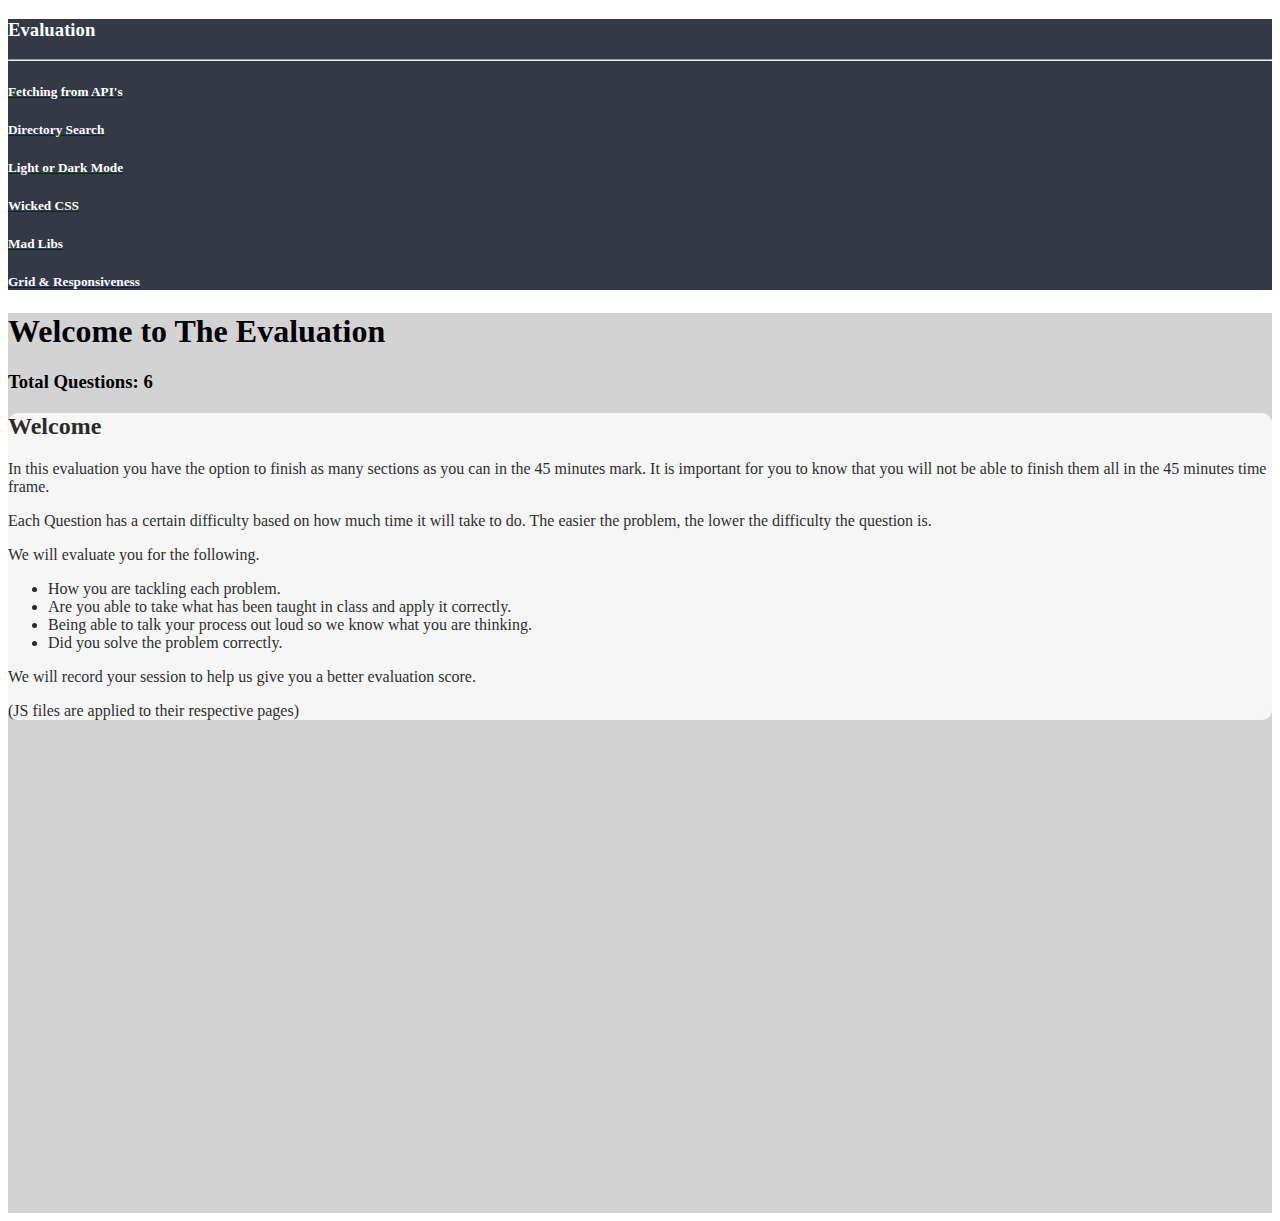
<file: index.html>
<!doctype html>
<html lang="en">

<head>
    <!-- Required meta tags -->
    <meta charset="utf-8">
    <meta name="viewport" content="width=device-width, initial-scale=1">

    <!-- Bootstrap CSS -->
    <link href="https://cdn.jsdelivr.net/npm/bootstrap@5.1.3/dist/css/bootstrap.min.css" rel="stylesheet"
        integrity="sha384-1BmE4kWBq78iYhFldvKuhfTAU6auU8tT94WrHftjDbrCEXSU1oBoqyl2QvZ6jIW3" crossorigin="anonymous">
    <link rel="stylesheet" href="../css/style.css">
    <title>Level One Evaluation</title>
</head>

<body>
    <div class="container-fluid">
        <div class="row">
            <div class="col-2 menuBG">
                <div class="row">
                    <div class="col-12 pt-3">
                        <h3 class="white">Evaluation</h3>
                        <hr class="white">
                    </div>
                </div>
                <div class="row mt-2">
                    
                    <div class="col-12">
                        <a class="text-decoration-none" href="./pages/question1.html">
                        
                            <h5 class="white">Fetching from API's</h5>
                        </a>
                        <a class="text-decoration-none" href="./pages/question2.html">
                            <h5 class="white">Directory Search</h3>
                        </a>
                        <a class="text-decoration-none" href="./pages/question3.html">
                            <h5 class="white">Light or Dark Mode</h5>
                        </a>
                        <a class="text-decoration-none" href="./pages/question4.html">
                            <h5 class="white">Wicked CSS</h5>
                        </a>
                        <a class="text-decoration-none" href="./pages/question5.html">
                            <h5 class="white">Mad Libs</h5>
                        </a>
                        <a class="text-decoration-none" href="./pages/question6.html">
                            <h5 class="white">Grid & Responsiveness</h5>
                        </a>
                    </div>
                </div>
            </div>
            <div class="col-10 lightGreyBg boxHeight">
                <div class="row">
                    <nav class="navbar navbar-light bg-light">
                        <div class="container-fluid">
                            <h1>Welcome to The Evaluation</h1>
                            <h3 class="d-flex justify-content-end">Total Questions: 6</h3>
                        </div>
                    </nav>
                </div>
                <div class="row">
                    <div class="col-12">
                        <div class="row ">
                            <div class="col-12 mt-5">
                                <div class="container">
                                    <div class="row">
                                        <div class="col-12 dashSection whiteBg roundedCorner alpha-4">
                                            <h2>Welcome</h2>
                                            <p>In this evaluation you have the option to finish as many sections as you can in the 45 minutes mark. It is important for you to 
                                                know that you will not be able to finish them all in the 45 minutes time frame.
                                            </p>
                                            <p>Each Question has a certain difficulty based on how much time it will take to do.
                                                The easier the problem, the lower the difficulty the question is.
                                            </p>
                                            <p>
                                                We will evaluate you for the following.
                                            </p>
                                            <ul>
                                                <li> How you are tackling each problem.
                                                </li>
                                                <li>Are you able to take what has been taught in class and apply it correctly.</li>
                                                <li>Being able to talk your process out loud so we know what you are thinking.</li>
                                                <li>Did you solve the problem correctly.</li>
                                            </ul>
                                            <p>We will record your session to help us give you a better evaluation score.</p>
                                            <p>(JS files are applied to their respective pages)</p>
                                        </div>
                                    </div>
                                </div>

                            </div>

                        </div>
                        

                        </div>
                    </div>
                </div>



            </div>
        </div>
    </div>
    </div>

    <!-- Optional JavaScript; choose one of the two! -->

    <!-- Option 1: Bootstrap Bundle with Popper -->
    <script src="https://cdn.jsdelivr.net/npm/bootstrap@5.1.3/dist/js/bootstrap.bundle.min.js"
        integrity="sha384-ka7Sk0Gln4gmtz2MlQnikT1wXgYsOg+OMhuP+IlRH9sENBO0LRn5q+8nbTov4+1p"
        crossorigin="anonymous"></script>
    <script src="../js/question1.js"></script>
    <!-- Option 2: Separate Popper and Bootstrap JS -->
    <!--
    <script src="https://cdn.jsdelivr.net/npm/@popperjs/core@2.10.2/dist/umd/popper.min.js" integrity="sha384-7+zCNj/IqJ95wo16oMtfsKbZ9ccEh31eOz1HGyDuCQ6wgnyJNSYdrPa03rtR1zdB" crossorigin="anonymous"></script>
    <script src="https://cdn.jsdelivr.net/npm/bootstrap@5.1.3/dist/js/bootstrap.min.js" integrity="sha384-QJHtvGhmr9XOIpI6YVutG+2QOK9T+ZnN4kzFN1RtK3zEFEIsxhlmWl5/YESvpZ13" crossorigin="anonymous"></script>
    -->
</body>

</html>
</file>
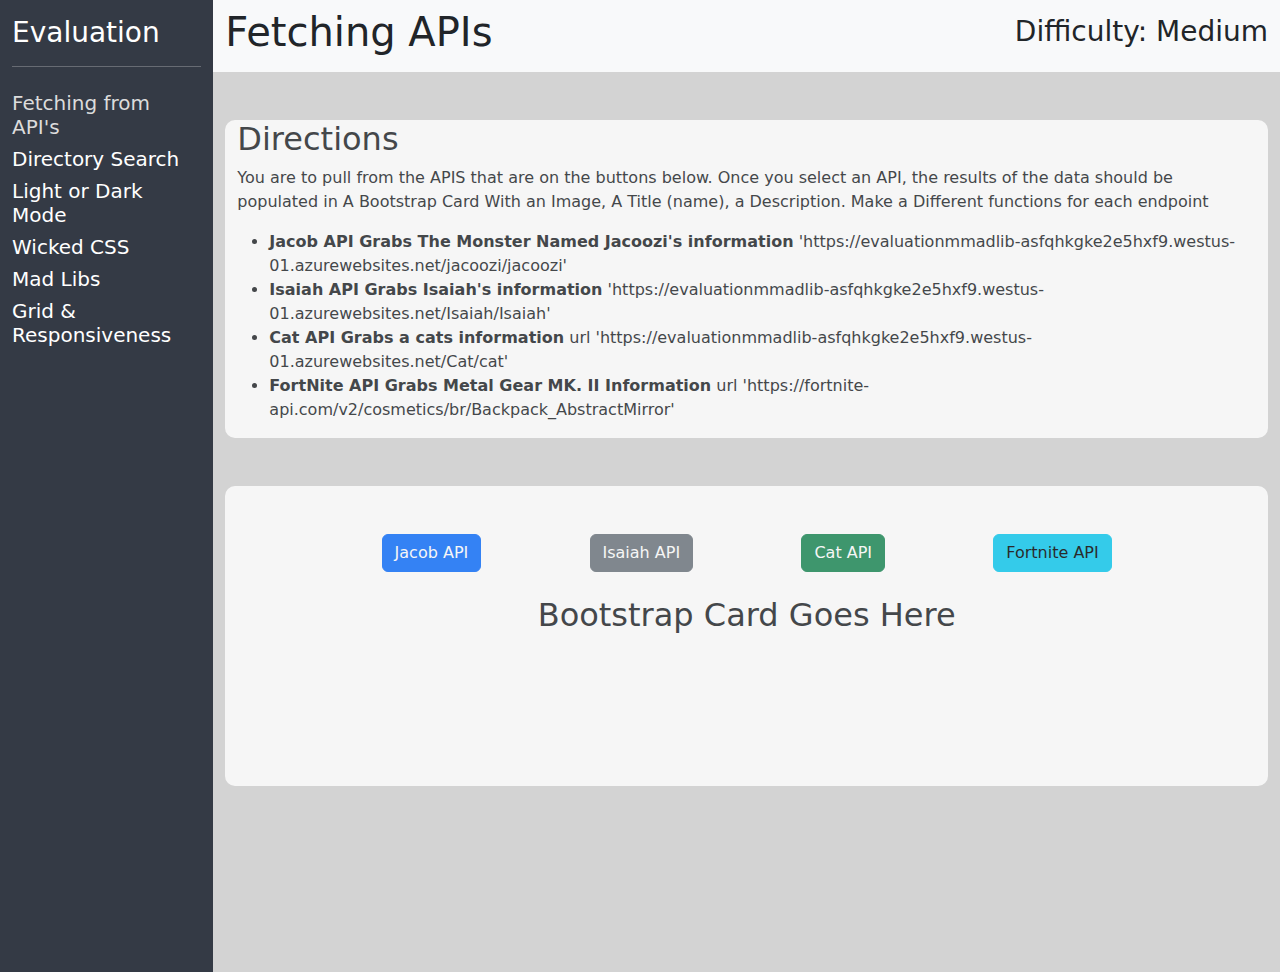
<file: pages/question1.html>
<!doctype html>
<html lang="en">

<head>
    <!-- Required meta tags -->
    <meta charset="utf-8">
    <meta name="viewport" content="width=device-width, initial-scale=1">

    <!-- Bootstrap CSS -->
    <link href="https://cdn.jsdelivr.net/npm/bootstrap@5.3.3/dist/css/bootstrap.min.css" rel="stylesheet"
        integrity="sha384-QWTKZyjpPEjISv5WaRU9OFeRpok6YctnYmDr5pNlyT2bRjXh0JMhjY6hW+ALEwIH" crossorigin="anonymous">
    <link rel="stylesheet" href="../css/style.css">
    <title>API Fetch</title>
</head>

<body class="lightGreyBg">
    <div class="container-fluid">
        <div class="row">
            <div class="col-2 menuBG" >
                <div class="row">
                    <div class="col-12 pt-3">
                        <a class="text-decoration-none" href="../index.html">
                            <h3 class="white">Evaluation</h3>
                        </a>
                        <hr class="white">
                    </div>
                </div>
                <div class="row mt-2">
                    <div class="col-12">
                        <h5 class="disabled gainsbro">Fetching from API's</h5>
                        <a class="text-decoration-none" href="./question2.html">
                            <h5 class="white">Directory Search</h3>
                        </a>
                        <a class="text-decoration-none" href="./question3.html">
                            <h5 class="white">Light or Dark Mode</h5>
                        </a>
                        <a class="text-decoration-none" href="./question4.html">
                            <h5 class="white">Wicked CSS</h5>
                        </a>
                        <a class="text-decoration-none" href="./question5.html">
                            <h5 class="white">Mad Libs</h5>
                        </a>
                        <a class="text-decoration-none" href="./question6.html">
                            <h5 class="white">Grid & Responsiveness</h5>
                        </a>
                    </div>
                </div>
            </div>
            <div class="col-10 lightGreyBg">
                <div class="row">
                    <nav class="navbar navbar-light bg-light">
                        <div class="container-fluid">
                            <h1>Fetching APIs</h1>
                            <h3 class="d-flex justify-content-end">Difficulty: Medium </h3>
                        </div>
                    </nav>
                </div>
                <div class="row">
                    <div class="col-12 boxHeight">
                        <div class="row ">
                            <div class="col-12 mt-5">
                                <div class="container">
                                    <div class="row">
                                        <div class="col-12 dashSection whiteBg roundedCorner alpha-4">
                                            <h2>Directions</h2>
                                            <p>You are to pull from the APIS that are on the buttons below. Once you
                                                select an API, the results of the data should be populated in
                                                A Bootstrap Card With an Image, A Title (name), a
                                                Description. Make a Different functions for each endpoint
                                            </p>
                                            <ul>
                                                <li><strong>Jacob API Grabs The Monster Named Jacoozi's
                                                        information</strong>
                                                    'https://evaluationmmadlib-asfqhkgke2e5hxf9.westus-01.azurewebsites.net/jacoozi/jacoozi'</li>
                                                <li><strong>Isaiah API Grabs Isaiah's
                                                        information</strong>
                                                    'https://evaluationmmadlib-asfqhkgke2e5hxf9.westus-01.azurewebsites.net/Isaiah/Isaiah'
                                                </li>
                                                <li><strong>Cat API Grabs a cats
                                                        information</strong> url
                                                    'https://evaluationmmadlib-asfqhkgke2e5hxf9.westus-01.azurewebsites.net/Cat/cat'</li>
                                                <li><strong>FortNite API Grabs Metal Gear MK. II Information</strong> url
                                                    'https://fortnite-api.com/v2/cosmetics/br/Backpack_AbstractMirror'</li>
                                            </ul>
                                        </div>
                                    </div>
                                </div>
                            </div>
                        </div>
                        <div class="row ">
                            <div class="col-12 mt-5">
                                <div class="container">
                                    <div class="row">
                                        <div class="col-12 dashSection whiteBg roundedCorner alpha-4 p-5">
                                            <div class="d-flex justify-content-evenly">
                                                <button id="q1JacobBtn" class="btn btn-primary">Jacob API</button>
                                                <button id="q1IsaiahBtn" class="btn btn-secondary">Isaiah API</button>
                                                <button id="q1CatBtn" class="btn btn-success">Cat API</button>
                                                <button id="q1FortniteBtn" class="btn btn-info">Fortnite API</button>
                                            </div>
                                            <br />
                                            <h2 class="text-center">Bootstrap Card Goes Here</h2>
                                                <div class=" d-flex justify-content-evenly">
                                                    <div id="jacobContainer">
                                                    
                                                    </div> 
                                                    <div id="IsaiahContainer">
                                                    
                                                    </div> 
                                                    <div id="CatContainer">
                                                    
                                                    </div>
                                                    <div id="FortniteContainer">
                                                    
                                                    </div>
                                                </div>
                                        </div>
                                    </div>
                                </div>
                            </div>
                        </div>
                    </div>
                </div>
            </div>
        </div>
    </div>

    <script src="https://cdn.jsdelivr.net/npm/bootstrap@5.3.3/dist/js/bootstrap.bundle.min.js"
        integrity="sha384-YvpcrYf0tY3lHB60NNkmXc5s9fDVZLESaAA55NDzOxhy9GkcIdslK1eN7N6jIeHz"
        crossorigin="anonymous"></script>
    <script src="../js/question1.js"></script>
</body>

</html>
</file>
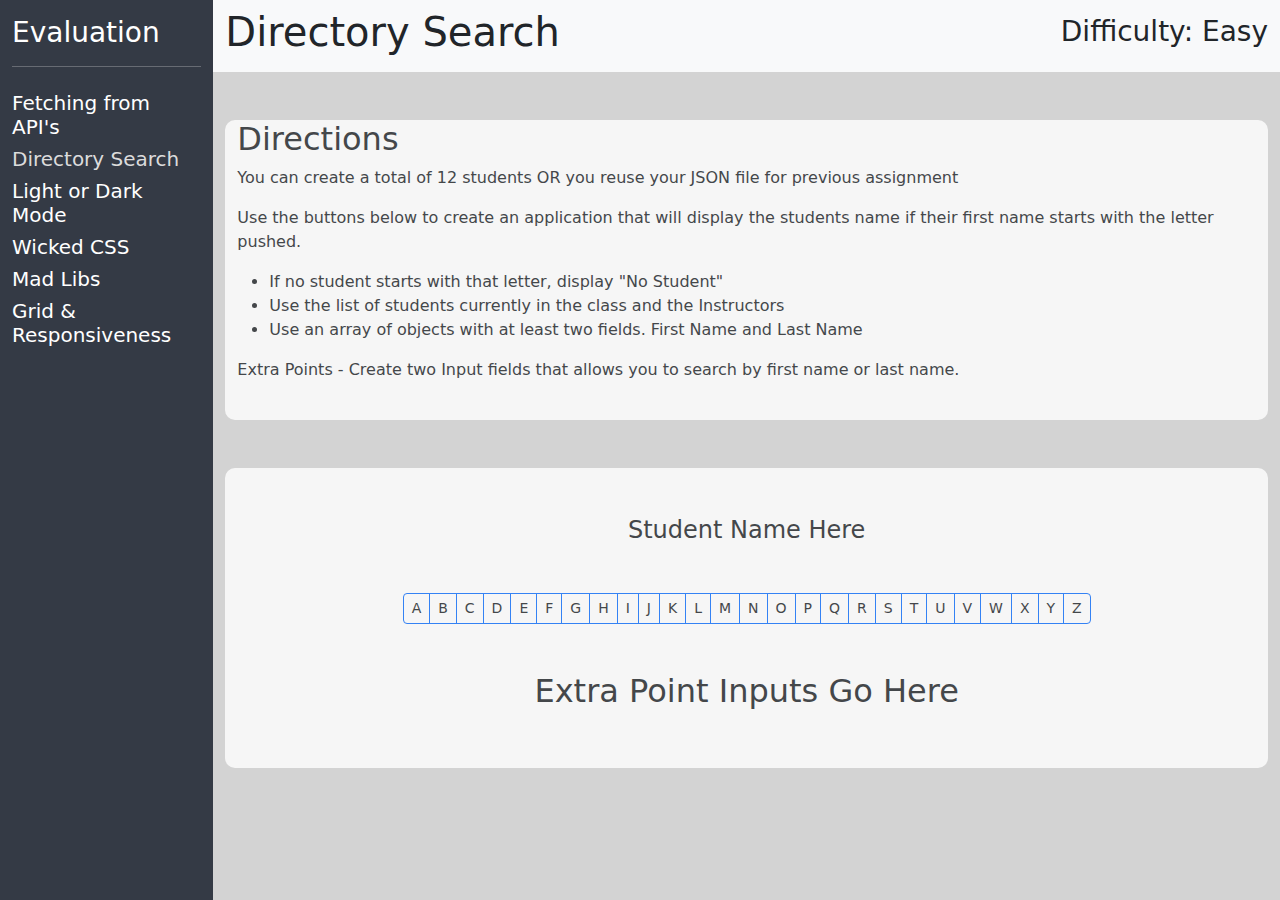
<file: pages/question2.html>
<!doctype html>
<html lang="en">

<head>
    <!-- Required meta tags -->
    <meta charset="utf-8">
    <meta name="viewport" content="width=device-width, initial-scale=1">

    <!-- Bootstrap CSS -->
    <link href="https://cdn.jsdelivr.net/npm/bootstrap@5.3.3/dist/css/bootstrap.min.css" rel="stylesheet" integrity="sha384-QWTKZyjpPEjISv5WaRU9OFeRpok6YctnYmDr5pNlyT2bRjXh0JMhjY6hW+ALEwIH" crossorigin="anonymous">
    <link rel="stylesheet" href="../css/style.css">
    <title>Directory Search</title>
</head>

<body class="lightGreyBg">
    <div class="container-fluid">
        <div class="row">
            <div class="col-2 menuBG">
                <div class="row">
                    <div class="col-12 pt-3">
                        <a class="text-decoration-none" href="../index.html">
                            <h3 class="white">Evaluation</h3>
                        </a>
                        <hr class="white">
                    </div>
                </div>
                <div class="row mt-2">
                    
                    <div class="col-12">
                        <a class="text-decoration-none" href="./question1.html">
                        <h5 class="disabled white">Fetching from API's</h5>
                    </a>
                            <h5 class="disabled gainsbro">Directory Search</h3>
                        <a class="text-decoration-none" href="./question3.html">
                            <h5 class="white">Light or Dark Mode</h5>
                        </a>
                        <a class="text-decoration-none" href="./question4.html">
                            <h5 class="white">Wicked CSS</h5>
                        </a>
                        <a class="text-decoration-none" href="./question5.html">
                            <h5 class="white">Mad Libs</h5>
                        </a>
                        <a class="text-decoration-none" href="./question6.html">
                            <h5 class="white">Grid & Responsiveness</h5>
                        </a>
                       
                       
                    </div>
                </div>
            </div>
            <div class="col-10 boxHeight">
                <div class="row">
                    <nav class="navbar navbar-light bg-light">
                        <div class="container-fluid">
                            <h1>Directory Search</h1>
                            <h3 class="d-flex justify-content-end">Difficulty: Easy</h3>
                        </div>
                    </nav>
                </div>
                <div class="row">
                    <div class="col-12">
                        <div class="row ">
                            <div class="col-12 mt-5">
                                <div class="container">
                                    <div class="row">
                                        <div class="col-12 dashSection  whiteBg roundedCorner alpha-4">
                                            <h2>Directions</h2>
                                            <p>You can create a total of 12 students OR you reuse your JSON file for previous assignment</p>
                                            <p>Use the buttons below to create an application that will display the students name if their first name starts with the letter pushed.</p>
                                            <ul>
                                                <li>If no student starts with that letter, display "No Student"</li>
                                                <li>Use the list of students currently in the class and the Instructors</li>
                                                <li>Use an array of objects with at least two fields. First Name and Last Name</li>
                                            </ul>  
                                            <p>Extra Points - Create two Input fields that allows you to search by first name or last name.</p>
                                        </div>
                                    </div>
                                </div>
                            </div>
                        </div>
                        <div class="row ">
                            <div class="col-12 mt-5">
                                <div class="container">
                                    <div class="row">
                                        <div class="col-12 dashSection whiteBg roundedCorner alpha-4">
                                            <h4 id="studentName" class="pt-5 text-center">Student Name Here</h4>
                                            <div class="d-flex justify-content-center mt-5">
                                                <div class="btn-group btn-group-sm ">
                                                    <button id="aBtn" class="btn btn-default border border-primary">A</button>
                                                    <button id="bBtn" class="btn btn-default border border-primary">B</button>
                                                    <button id="cBtn" class="btn btn-default border border-primary">C</button>
                                                    <button id="dBtn" class="btn btn-default border border-primary">D</button>
                                                    <button id="eBtn" class="btn btn-default border border-primary">E</button>
                                                    <button id="fBtn" class="btn btn-default border border-primary">F</button>
                                                    <button id="gBtn" class="btn btn-default border border-primary">G</button>
                                                    <button id="hBtn" class="btn btn-default border border-primary">H</button>
                                                    <button id="iBtn" class="btn btn-default border border-primary">I</button>
                                                    <button id="jBtn" class="btn btn-default border border-primary">J</button>
                                                    <button id="kBtn" class="btn btn-default border border-primary">K</button>
                                                    <button id="lBtn" class="btn btn-default border border-primary">L</button>
                                                    <button id="mBtn" class="btn btn-default border border-primary">M</button>
                                                    <button id="nBtn" class="btn btn-default border border-primary">N</button>
                                                    <button id="oBtn" class="btn btn-default border border-primary">O</button>
                                                    <button id="pBtn" class="btn btn-default border border-primary">P</button>
                                                    <button id="qBtn" class="btn btn-default border border-primary">Q</button>
                                                    <button id="rBtn" class="btn btn-default border border-primary">R</button>
                                                    <button id="sBtn" class="btn btn-default border border-primary">S</button>
                                                    <button id="tBtn" class="btn btn-default border border-primary">T</button>
                                                    <button id="uBtn" class="btn btn-default border border-primary">U</button>
                                                    <button id="vBtn" class="btn btn-default border border-primary">V</button>
                                                    <button id="wBtn" class="btn btn-default border border-primary">W</button>
                                                    <button id="xBtn" class="btn btn-default border border-primary">X</button>
                                                    <button id="yBtn" class="btn btn-default border border-primary">Y</button>
                                                    <button id="zBtn" class="btn btn-default border border-primary">Z</button>
                                                </div>
                                            </div>
                                            <div class="d-flex justify-content-center pt-5">
                                                <h2>Extra Point Inputs Go Here</h2>
                                            </div>
                                        </div>
                                    </div>
                                </div>
                            </div>
                        </div>
                    </div>
                </div>
            </div>
        </div>
    </div>

    
    <div id="firstNameOutput" class="row"></div>
    <div id="lastNameOutPut" class="row"></div>

    <script src="https://cdn.jsdelivr.net/npm/bootstrap@5.3.3/dist/js/bootstrap.bundle.min.js" integrity="sha384-YvpcrYf0tY3lHB60NNkmXc5s9fDVZLESaAA55NDzOxhy9GkcIdslK1eN7N6jIeHz" crossorigin="anonymous"></script>
    <script src="../js/question2.js"></script>
</body>
</html>
</file>
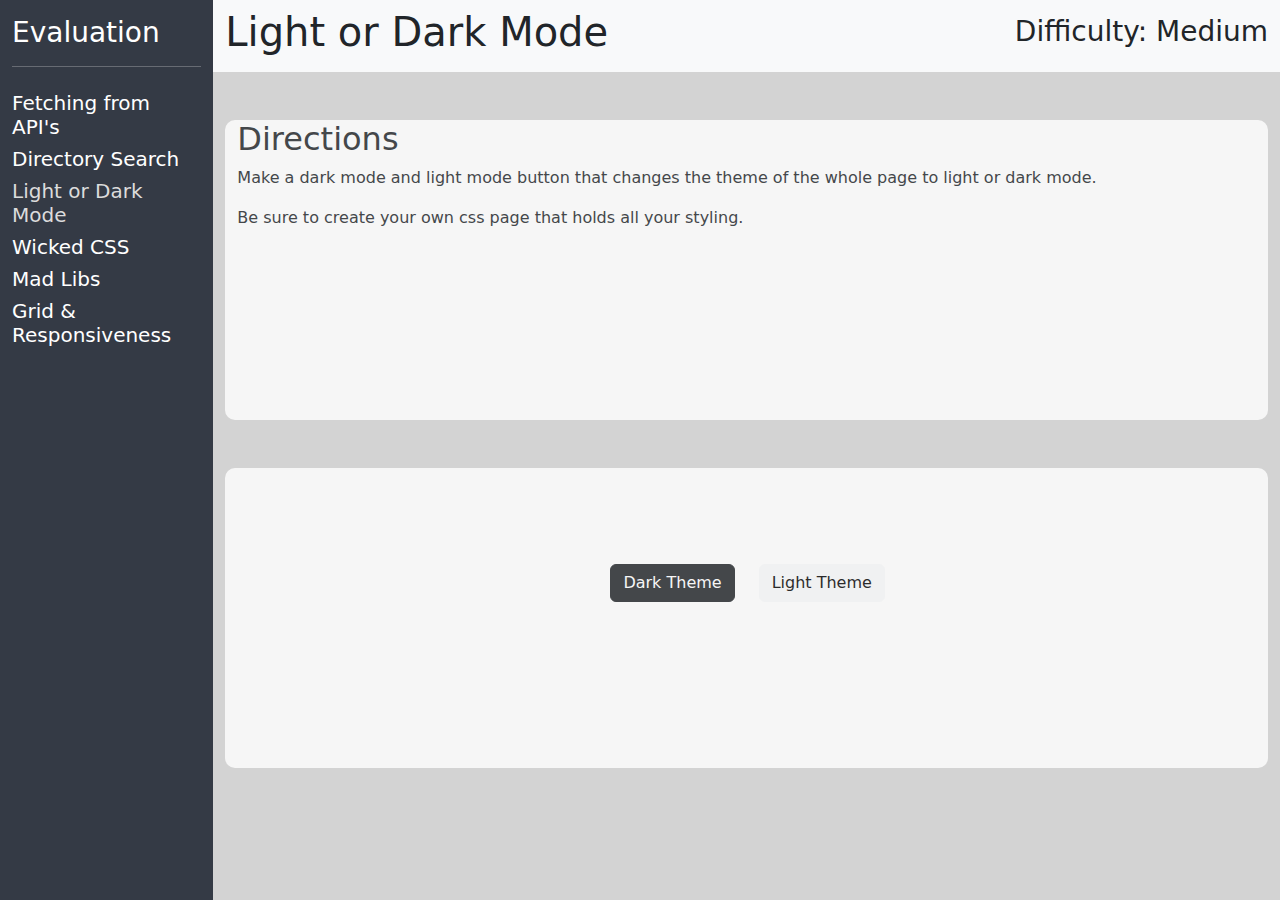
<file: pages/question3.html>
<!doctype html>
<html lang="en">

<head>
    <!-- Required meta tags -->
    <meta charset="utf-8">
    <meta name="viewport" content="width=device-width, initial-scale=1">

    <!-- Bootstrap CSS -->
    <link href="https://cdn.jsdelivr.net/npm/bootstrap@5.3.3/dist/css/bootstrap.min.css" rel="stylesheet"
        integrity="sha384-QWTKZyjpPEjISv5WaRU9OFeRpok6YctnYmDr5pNlyT2bRjXh0JMhjY6hW+ALEwIH" crossorigin="anonymous">
    <link rel="stylesheet" href="../css/style.css">
    <title>Light & Dark Mode</title>
</head>

<body class="lightGreyBg" id="q3Body">
    <div class="container-fluid">
        <div class="row">
            <div class="col-2 menuBG">
                <div class="row">
                    <div class="col-12 pt-3">
                        <a class="text-decoration-none" href="../index.html">
                            <h3 class="white">Evaluation</h3>
                        </a>
                        <hr class="white">
                    </div>
                </div>
                <div class="row mt-2">
                    <div id="test" class="col-12">
                        <a class="text-decoration-none" href="./question1.html">
                            <h5 class="disabled white">Fetching from API's</h5>
                        </a>
                        <a class="text-decoration-none" href="./question2.html">
                            <h5 class="disabled white">Directory Search</h3>
                        </a>
                        <h5 class="disabled gainsbro">Light or Dark Mode</h5>
                        <a class="text-decoration-none" href="./question4.html">
                            <h5 class="white">Wicked CSS</h5>
                        </a>
                        <a class="text-decoration-none" href="./question5.html">
                            <h5 class="white">Mad Libs</h5>
                        </a>
                        <a class="text-decoration-none" href="./question6.html">
                            <h5 class="white">Grid & Responsiveness</h5>
                        </a>
                    </div>
                </div>
            </div>
            <div class="col-10 boxHeight">
                <div class="row">
                    <nav class="navbar navbar-light bg-light" id="q3NavBar">
                        <div class="container-fluid" id="q3NavText">
                            <h1>Light or Dark Mode</h1>
                            <h3 class="d-flex justify-content-end">Difficulty: Medium</h3>
                        </div>
                    </nav>
                </div>
                <div class="row">
                    <div class="col-12">
                        <div class="row ">
                            <div class="col-12 mt-5">
                                <div class="container">
                                    <div class="row">
                                        <div id="discriptionDiv"
                                            class="col-12 dashSection whiteBg roundedCorner alpha-4" >
                                            <h2>Directions</h2>
                                            <p>Make a dark mode and light mode button that changes the theme of the
                                                whole page to light or dark mode.</p>
                                            <p>Be sure to create your own css page that holds all your styling.</p>
                                        </div>
                                    </div>
                                </div>
                            </div>
                        </div>
                        <div class="row ">
                            <div class="col-12 mt-5">
                                <div class="container">
                                    <div class="row">
                                        <div id="buttonDiv" class="col-12 dashSection whiteBg roundedCorner alpha-4">
                                            <div class="row mt-5">
                                                <div class="col-6 d-flex justify-content-end mt-5">
                                                    <button id="btnDark" type="button" class="btn btn-dark">Dark Theme</button>
                                                </div>
                                                <div class="col-6 mt-5">
                                                    <button id="btnLight" type="button" class="btn btn-light">Light Theme</button>
                                                </div>
                                            </div>
                                        </div>
                                    </div>
                                </div>
                            </div>
                        </div>
                    </div>
                </div>
            </div>
        </div>
    </div>

    <script src="https://cdn.jsdelivr.net/npm/bootstrap@5.3.3/dist/js/bootstrap.bundle.min.js"
        integrity="sha384-YvpcrYf0tY3lHB60NNkmXc5s9fDVZLESaAA55NDzOxhy9GkcIdslK1eN7N6jIeHz"
        crossorigin="anonymous"></script>
    <script src="../js/question3.js"></script>
</body>

</html>
</file>
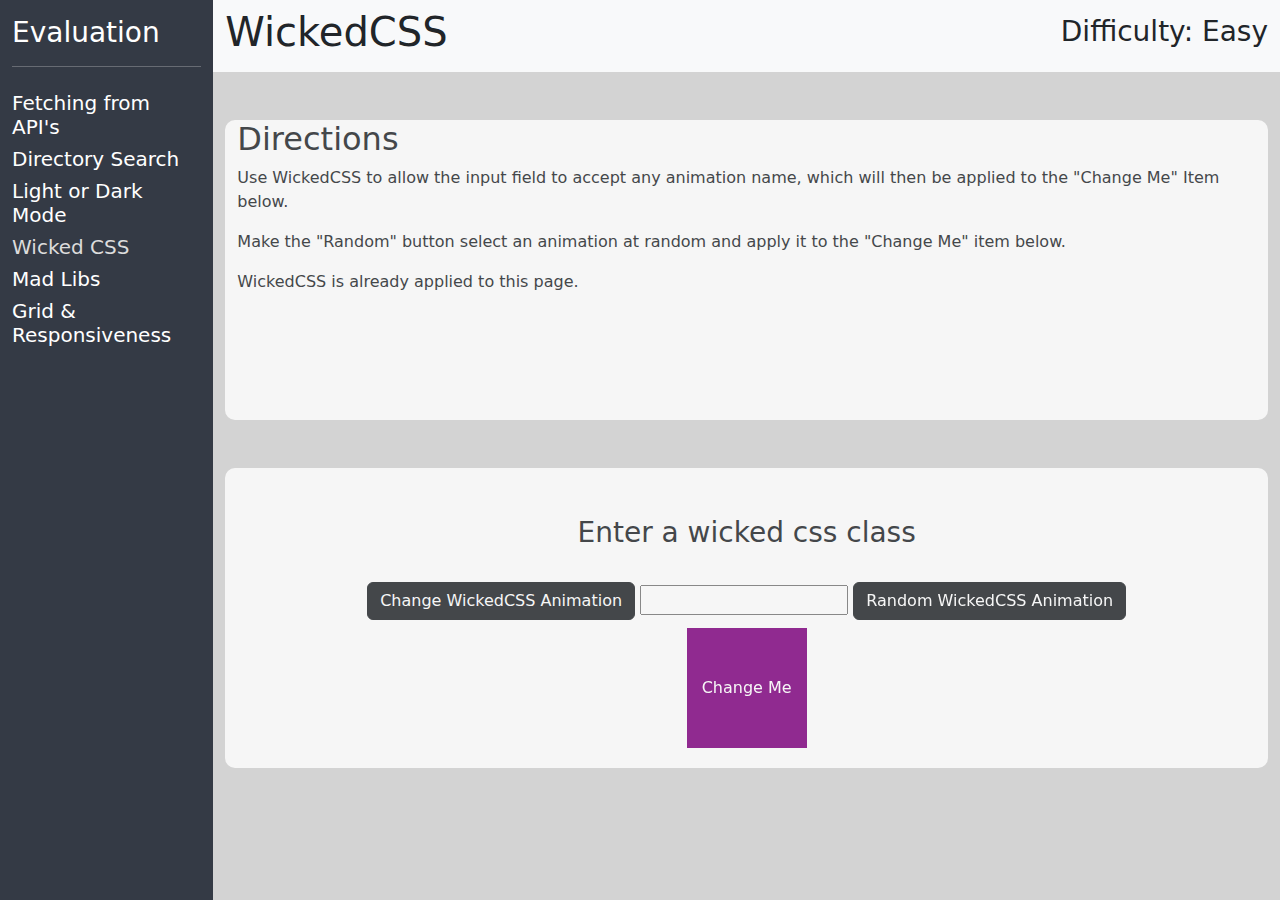
<file: pages/question4.html>
<!doctype html>
<html lang="en">

<head>
    <!-- Required meta tags -->
    <meta charset="utf-8">
    <meta name="viewport" content="width=device-width, initial-scale=1">

    <!-- Bootstrap CSS -->
    <link href="https://cdn.jsdelivr.net/npm/bootstrap@5.3.3/dist/css/bootstrap.min.css" rel="stylesheet" integrity="sha384-QWTKZyjpPEjISv5WaRU9OFeRpok6YctnYmDr5pNlyT2bRjXh0JMhjY6hW+ALEwIH" crossorigin="anonymous">
    <link rel="stylesheet" href="../css/style.css">
    <link rel="stylesheet" href="../assets/wickedcss.min.css">
    <title>Wicked CSS</title>
</head>

<body class="lightGreyBg">
    <div class="container-fluid">
        <div class="row">
            <div class="col-2 menuBG">
                <div class="row">
                    <div class="col-12 pt-3">
                        <a class="text-decoration-none" href="../index.html">
                            <h3 class="white">Evaluation</h3>
                        </a>
                        <hr class="white">
                    </div>
                </div>
                <div class="row mt-2">

                    <div class="col-12">
                        <a class="text-decoration-none" href="./question1.html">
                            <h5 class="disabled white">Fetching from API's</h5>
                        </a>
                        <a class="text-decoration-none" href="./question2.html">
                            <h5 class="disabled white">Directory Search</h3>
                        </a>
                        <a class="text-decoration-none" href="./question3.html">
                            <h5 class="white">Light or Dark Mode</h5>
                        </a>
                        <h5 class="disabled gainsbro">Wicked CSS</h5>
                        <a class="text-decoration-none" href="./question5.html">
                            <h5 class="white">Mad Libs</h5>
                        </a>
                        <a class="text-decoration-none" href="./question6.html">
                            <h5 class="white">Grid & Responsiveness</h5>
                        </a>
                    </div>
                </div>
            </div>
            <div class="col-10 boxHeight">
                <div class="row">
                    <nav class="navbar navbar-light bg-light">
                        <div class="container-fluid">
                            <h1>WickedCSS</h1>
                            <h3 class="d-flex justify-content-end">Difficulty: Easy</h3>
                        </div>
                    </nav>
                </div>
                <div class="row">
                    <div class="col-12">
                        <div class="row ">
                            <div class="col-12 mt-5">
                                <div class="container">
                                    <div class="row">
                                        <div class="col-12 dashSection whiteBg roundedCorner alpha-4">
                                            <h2>Directions</h2>
                                            <p>Use WickedCSS to allow the input field to accept any animation name, which will then be applied to the "Change Me" Item below.
                                            </p>
                                            <p>Make the "Random" button select an animation at random and apply it to the "Change Me" item below.
                                            </p>
                                            <p>WickedCSS is already applied to this page.</p>
                                        </div>
                                    </div>
                                </div>
                            </div>
                        </div>
                        <div class="row ">
                            <div class="col-12 mt-5">
                                <div class="container">
                                    <div class="row">
                                        <div class="col-12 dashSection whiteBg roundedCorner alpha-4">
                                            <div class="row mt-5">
                                                <div class="col-12 text-center">
                                                    <h3 class="form-label">Enter a wicked css class</h3>
                                                    <br />

                                                    <button type="button" id="wickedCSSBtn" class="btn btn-dark">Change
                                                        WickedCSS Animation</button>
                                                    <input type="text" id="wickedCssClass" />
                                                    <button type="button" id="randomCSSBtn" class="btn btn-dark">Random
                                                        WickedCSS Animation</button>
                                                </div>
                                            </div>
                                            <div class="row">
                                                <div class="col-12 text-center d-flex justify-content-center mt-2">
                                                    <div id="result" class="simple-box pt-5">Change Me</div>
                                                </div>
                                            </div>
                                        </div>
                                    </div>
                                </div>
                            </div>
                        </div>
                    </div>
                </div>
            </div>
        </div>
    </div>

    <script src="https://cdn.jsdelivr.net/npm/bootstrap@5.3.3/dist/js/bootstrap.bundle.min.js" integrity="sha384-YvpcrYf0tY3lHB60NNkmXc5s9fDVZLESaAA55NDzOxhy9GkcIdslK1eN7N6jIeHz" crossorigin="anonymous"></script>
    <script src="../js/question4.js"></script>
</body>

</html>
</file>
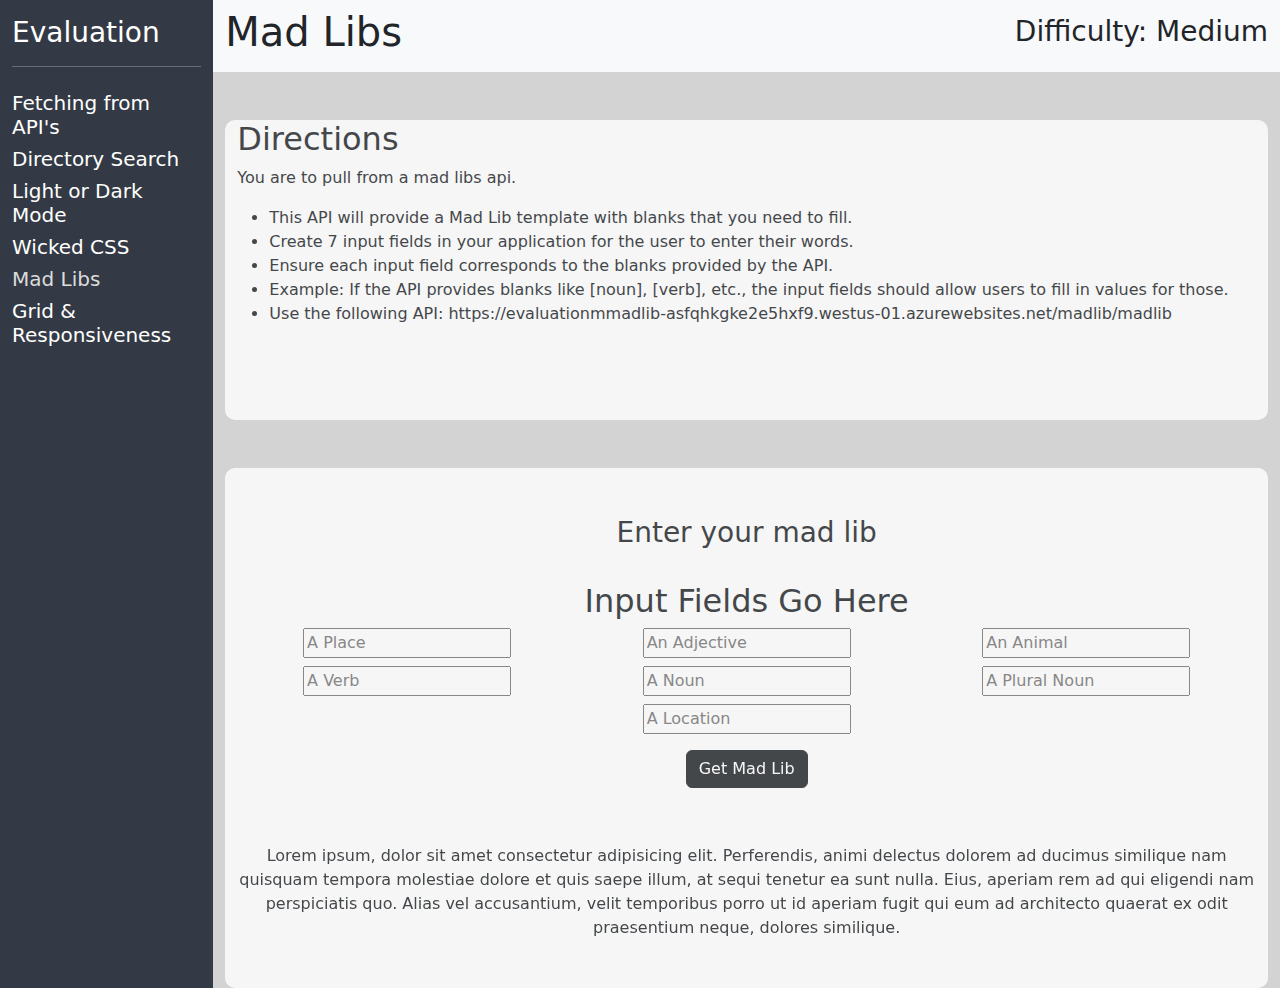
<file: pages/question5.html>
<!doctype html>
<html lang="en">

<head>
    <!-- Required meta tags -->
    <meta charset="utf-8">
    <meta name="viewport" content="width=device-width, initial-scale=1">

    <!-- Bootstrap CSS -->
    <link href="https://cdn.jsdelivr.net/npm/bootstrap@5.3.3/dist/css/bootstrap.min.css" rel="stylesheet"
        integrity="sha384-QWTKZyjpPEjISv5WaRU9OFeRpok6YctnYmDr5pNlyT2bRjXh0JMhjY6hW+ALEwIH" crossorigin="anonymous">

    <link rel="stylesheet" href="../css/style.css">
    <title>Madlib</title>
</head>

<body class="lightGreyBg">
    <div class="container-fluid" style="min-height: 100vh;">
        <div class="row">
            <div class="col-md-2 menuBG"  style="min-height: 100vh;">
                <div class="row">
                    <div class="col-12 pt-3">
                        <a class="text-decoration-none" href="../index.html">
                            <h3 class="white">Evaluation</h3>
                        </a>
                        <hr class="white">
                    </div>
                </div>
                <div class="row mt-2">

                    <div class="col-12">
                        <a class="text-decoration-none" href="./question1.html">
                            <h5 class="disabled white">Fetching from API's</h5>
                        </a>
                        <a class="text-decoration-none" href="./question2.html">
                            <h5 class="disabled white">Directory Search</h3>
                        </a>
                        <a class="text-decoration-none" href="./question3.html">
                            <h5 class="white">Light or Dark Mode</h5>
                        </a>
                        <a class="text-decoration-none" href="./question4.html">
                            <h5 class="white">Wicked CSS</h5>
                        </a>
                        <h5 class="disabled gainsbro">Mad Libs</h5>
                        <a class="text-decoration-none" href="./question6.html">
                            <h5 class="white">Grid & Responsiveness</h5>
                        </a>
                    </div>
                </div>
            </div>
            <div class="col-10 boxHeight">
                <div class="row">
                    <nav class="navbar navbar-light bg-light">
                        <div class="container-fluid">
                            <h1>Mad Libs</h1>
                            <h3 class="d-flex justify-content-end">Difficulty: Medium</h3>
                        </div>
                    </nav>
                </div>
                <div class="row">
                    <div class="col-12">
                        <div class="row">
                            <div class="col-12 mt-5">
                                <div class="container dashSection whiteBg roundedCorner alpha-4">
                                    <h2>Directions</h2>
                                    <p>You are to pull from a mad libs api. </p>
                                    <ul>
                                        <li>This API will provide a Mad Lib template with blanks that you need to fill.
                                        </li>
                                        <li>Create 7 input fields in your application for the user to enter their words.</li>
                                        <li>Ensure each input field corresponds to the blanks provided by the API.
                                        </li>
                                        <li>Example: If the API provides blanks like [noun], [verb], etc., the input fields should allow users to fill in values for those.</li>
                                        <li>Use the following API:
                                            https://evaluationmmadlib-asfqhkgke2e5hxf9.westus-01.azurewebsites.net/madlib/madlib
                                        </li>
                                    </ul>
                                </div>
                            </div>
                        </div>
                        <div class="row ">
                            <div class="col-12 mt-5">
                                <div class="container">
                                    <div class="row">
                                        <div class="col-12 dashSection whiteBg roundedCorner alpha-4">
                                            <div class="row mt-5">
                                                <div class="col-12 text-center">
                                                    <h3 class="form-label">Enter your mad lib</h3>
                                                    <br />
                                                    <div class="row">
                                                        <div class="col-12">
                                                            <h2 class="Text Center">Input Fields Go Here</h2>
                                                            <div class="container">
                                                                <div class="row">
                                                                    <div class="col-4 mb-2"> <input id="madInput1" placeholder="A Place " type="text"> </div>
                                                                    <div class="col-4 mb-2"> <input id="madInput2" placeholder="An Adjective " type="text"> </div>
                                                                    <div class="col-4 mb-2"> <input id="madInput3" placeholder="An Animal " type="text"> </div>
                                                                    <div class="col-4 mb-2"> <input id="madInput4" placeholder="A Verb " type="text"> </div>
                                                                    <div class="col-4 mb-2"> <input id="madInput5" placeholder="A Noun " type="text"> </div>
                                                                    <div class="col-4 mb-2"> <input id="madInput6" placeholder="A Plural Noun " type="text"> </div>
                                                                    <div class="col-12 d-flex justify-content-center"> <input id="madInput7" placeholder="A Location " type="text"> </div>
                                                                </div>
                                                            </div>
                                                        </div>
                                                    </div>
                                                    <div class="row pt-3">
                                                        <div class="col-12">
                                                            <button type="button" id="madLibBtn"
                                                                class="btn btn-dark">Get Mad Lib</button>
                                                        </div>
                                                    </div>
                                                </div>
                                            </div>
                                            <div class="row">
                                                <div class="col-12 text-center d-flex justify-content-center mt-2">
                                                    <p id="madLib" class="mb-5 mt-5"> Lorem ipsum, dolor sit amet
                                                        consectetur adipisicing elit. Perferendis, animi delectus
                                                        dolorem ad ducimus similique nam quisquam tempora molestiae
                                                        dolore et quis saepe illum, at sequi tenetur ea sunt nulla.
                                                        Eius, aperiam rem ad qui eligendi nam perspiciatis quo. Alias
                                                        vel accusantium, velit temporibus porro ut id aperiam fugit qui
                                                        eum ad architecto quaerat ex odit praesentium neque, dolores
                                                        similique.</p>
                                                </div>
                                            </div>
                                        </div>
                                    </div>
                                </div>
                            </div>
                        </div>
                    </div>
                </div>
            </div>
        </div>
    </div>

    <script src="https://cdn.jsdelivr.net/npm/bootstrap@5.3.3/dist/js/bootstrap.bundle.min.js"
        integrity="sha384-YvpcrYf0tY3lHB60NNkmXc5s9fDVZLESaAA55NDzOxhy9GkcIdslK1eN7N6jIeHz"
        crossorigin="anonymous"></script>

    <script src="../js/question5.js"></script>

</body>

</html>
</file>
<file: css/style.css>
.greyBg{
    background-color: grey;
}

.whiteText
{
    color: white !important;
}

.darkGreyBg
{
    background-color: darkgray !important;
}

.lightGreyBg{
    background-color: lightgrey;
}


.whiteBg{
    background-color: white;
}

.blackBg
{
    background-color: black !important;
}


.gainsbroBg{
    background-color:gainsboro;
}

.alpha-1{
    opacity: .2;
}

.alpha-2{
    opacity: .4;
}
.alpha-3{
    opacity: .6;
}
.alpha-4{
    opacity: .8;
}

.boxHeight{
    min-height: 100vh;
}

.dashSection{
    min-height:300px;
}

.roundedCorner{
    border-radius: 10px;
}

.menuBG{
    background-color: rgb(52, 58, 69);
}

.white{
    color:white;
}
.gainsbro{
    color:gainsboro;
}

.simple-box{
    color: white;
    background-color: purple;
    height: 120px;
    width: 120px;
}
</file>
<file: assets/wickedcss.min.css>
/*!
 * WickedCSS v1.0 (https://github.com/kristofferandreasen/wickedCSS)
 * Copyright 2015 Kristoffer Andreasen
 * MIT License
 */
.barrelRoll,
.fadeIn,
.floater,
.heartbeat,
.pulse,
.rollerLeft,
.rollerRight,
.rotateIn,
.rotateInLeft,
.rotateInRight,
.rotation,
.shake,
.sideToSide,
.slideDown,
.slideLeft,
.slideRight,
.slideUp,
.spinner,
.wiggle,
.zoomer,
.zoomerOut {
  visibility: visible !important;
}
.rotation {
  animation-name: rotation;
  -webkit-animation-name: rotation;
  animation-duration: 4s;
  -webkit-animation-duration: 4s;
  animation-timing-function: linear;
  -webkit-animation-timing-function: linear;
  animation-iteration-count: infinite;
}
.rotation,
.sideToSide {
  -webkit-animation-iteration-count: infinite;
}
@-webkit-keyframes rotation {
  from {
    -webkit-transform: rotate(0) translateX(50%) rotate(0);
  }
  to {
    -webkit-transform: rotate(360deg) translateX(50%) rotate(-360deg);
  }
}
@keyframes rotation {
  from {
    transform: rotate(0) translateX(50%) rotate(0);
  }
  to {
    transform: rotate(360deg) translateX(50%) rotate(-360deg);
  }
}
.sideToSide {
  animation-name: sideToSide;
  -webkit-animation-name: sideToSide;
  animation-duration: 3s;
  -webkit-animation-duration: 3s;
  animation-timing-function: ease;
  -webkit-animation-timing-function: ease;
  animation-iteration-count: infinite;
}
@-webkit-keyframes sideToSide {
  0%,
  100% {
    -webkit-transform: translate(100%, 0);
  }
  50% {
    -webkit-transform: translate(-100%, 0);
  }
}
@keyframes sideToSide {
  0%,
  100% {
    transform: translate(100%, 0);
  }
  50% {
    transform: translate(-100%, 0);
  }
}
.zoomer {
  animation-name: zoomer;
  -webkit-animation-name: zoomer;
  -webkit-animation-duration: 1s;
  -webkit-animation-timing-function: cubic-bezier(0.5, 0.2, 0.3, 1);
  animation-iteration-count: 1;
}
.zoomer,
.zoomerOut {
  -webkit-animation-iteration-count: 1;
  animation-timing-function: cubic-bezier(0.5, 0.2, 0.3, 1);
  animation-duration: 1s;
}
@-webkit-keyframes zoomer {
  0% {
    -webkit-transform: scale(0.3);
  }
  100% {
    -webkit-transform: scale(1);
  }
}
@keyframes zoomer {
  0% {
    transform: scale(0.3);
  }
  100% {
    transform: scale(1);
  }
}
.zoomerOut {
  animation-name: zoomerOut;
  -webkit-animation-name: zoomerOut;
  -webkit-animation-duration: 1s;
  -webkit-animation-timing-function: cubic-bezier(0.5, 0.2, 0.3, 1);
  animation-iteration-count: 1;
  animation-fill-mode: forwards;
}
.rollerRight,
.zoomerOut {
  -webkit-animation-fill-mode: forwards;
}
@-webkit-keyframes zoomerOut {
  0% {
    -webkit-transform: scale(1);
  }
  100% {
    -webkit-transform: scale(0);
  }
}
@keyframes zoomerOut {
  0% {
    transform: scale(1);
  }
  100% {
    transform: scale(0);
  }
}
.spinner {
  animation-name: spinner;
  -webkit-animation-name: spinner;
  -webkit-animation-duration: 2s;
  -webkit-animation-timing-function: linear;
  -webkit-animation-iteration-count: infinite;
  animation-iteration-count: infinite;
}
.pulse,
.spinner {
  animation-timing-function: linear;
  animation-duration: 2s;
}
@-webkit-keyframes spinner {
  from {
    -webkit-transform: rotate(0);
  }
  to {
    -webkit-transform: rotate(360deg);
  }
}
@keyframes spinner {
  from {
    transform: rotate(0);
  }
  to {
    transform: rotate(360deg);
  }
}
.pulse {
  animation-name: pulse;
  -webkit-animation-name: pulse;
  -webkit-animation-duration: 2s;
  -webkit-animation-timing-function: linear;
  animation-iteration-count: infinite;
  -webkit-animation-iteration-count: infinite;
}
@keyframes pulse {
  0%,
  100% {
    transform: scale(0.9);
    opacity: 0.9;
  }
  50% {
    transform: scale(1);
    opacity: 1;
  }
}
@-webkit-keyframes pulse {
  0%,
  100% {
    -webkit-transform: scale(0.95);
    opacity: 0.9;
  }
  50% {
    -webkit-transform: scale(1);
    opacity: 1;
  }
}
.shake {
  animation-name: shake;
  -webkit-animation-name: shake;
  -webkit-animation-duration: 0.4s;
  -webkit-animation-timing-function: ease;
  -webkit-animation-iteration-count: 1;
}
.barrelRoll,
.shake {
  animation-iteration-count: 1;
  animation-timing-function: ease;
  animation-duration: 0.4s;
}
@keyframes shake {
  0%,
  100% {
    transform: translateX(0);
  }
  16%,
  50%,
  83% {
    transform: translateX(-10px);
  }
  33%,
  66% {
    transform: translateX(10px);
  }
}
@-webkit-keyframes shake {
  0%,
  100% {
    -webkit-transform: translateX(0);
  }
  16%,
  50%,
  83% {
    -webkit-transform: translateX(-10px);
  }
  33%,
  66% {
    -webkit-transform: translateX(10px);
  }
}
.barrelRoll {
  animation-name: barrelRoll;
  -webkit-animation-name: barrelRoll;
  -webkit-animation-duration: 0.4s;
  -webkit-animation-timing-function: ease;
  -webkit-animation-iteration-count: 1;
}
@keyframes barrelRoll {
  from {
    transform: rotate(0);
  }
  to {
    transform: rotate(360deg);
  }
}
@-webkit-keyframes barrelRoll {
  from {
    -webkit-transform: rotate(0);
  }
  to {
    -webkit-transform: rotate(360deg);
  }
}
.floater {
  animation-name: floater;
  -webkit-animation-name: floater;
  animation-duration: 1.5s;
  -webkit-animation-duration: 1.5s;
  -webkit-animation-iteration-count: infinite;
}
.floater,
.wiggle {
  animation-iteration-count: infinite;
}
@keyframes floater {
  0%,
  100% {
    transform: translateY(0);
  }
  50% {
    transform: translateY(8%);
  }
}
@-webkit-keyframes floater {
  0%,
  100% {
    -webkit-transform: translateY(0);
  }
  50% {
    -webkit-transform: translateY(8%);
  }
}
.wiggle {
  animation-name: wiggle;
  -webkit-animation-name: wiggle;
  animation-duration: 2.5s;
  -webkit-animation-duration: 2.5s;
  -webkit-animation-iteration-count: infinite;
}
@keyframes wiggle {
  0%,
  100% {
    transform: rotate(-4deg);
  }
  50% {
    transform: rotate(4deg);
  }
}
@-webkit-keyframes wiggle {
  0%,
  100% {
    -webkit-transform: rotate(-4deg);
  }
  50% {
    -webkit-transform: rotate(4deg);
  }
}
.pound {
  animation-name: pound;
  -webkit-animation-name: pound;
  animation-duration: 0.5s;
  -webkit-animation-duration: 0.5s;
  -webkit-animation-timing-function: ease;
  -webkit-animation-iteration-count: infinite;
  visibility: visible !important;
}
.heartbeat,
.pound {
  animation-iteration-count: infinite;
  animation-timing-function: ease;
}
@keyframes pound {
  to {
    transform: scale(1.2);
  }
}
@-webkit-keyframes pound {
  to {
    transform: scale(1.2);
  }
}
.heartbeat {
  animation-name: heartbeat;
  -webkit-animation-name: heartbeat;
  animation-duration: 3s;
  -webkit-animation-duration: 3s;
  -webkit-animation-timing-function: ease;
  -webkit-animation-iteration-count: infinite;
}
@keyframes heartbeat {
  0%,
  100% {
    transform: scale(1);
  }
  10% {
    transform: scale(1.2);
  }
  20% {
    transform: scale(1.4);
  }
}
@-webkit-keyframes heartbeat {
  0%,
  100% {
    -webkit-transform: scale(1);
  }
  10% {
    -webkit-transform: scale(1.2);
  }
  20% {
    -webkit-transform: scale(1.4);
  }
}
.rollerRight {
  animation-name: rollerRight;
  -webkit-animation-name: rollerRight;
  animation-duration: 2s;
  -webkit-animation-duration: 2s;
  -webkit-animation-timing-function: ease;
  -webkit-animation-iteration-count: 1;
  animation-fill-mode: forwards;
}
.rollerLeft,
.rollerRight {
  animation-iteration-count: 1;
  animation-timing-function: ease;
}
@keyframes rollerRight {
  0% {
    transform: translateX(-200px) rotate(0);
    opacity: 0;
  }
  100% {
    transform: translateX(0) rotate(2turn);
    opacity: 1;
  }
}
@-webkit-keyframes rollerRight {
  0% {
    -webkit-transform: translateX(-200px) rotate(0);
    opacity: 0;
  }
  100% {
    -webkit-transform: translateX(0) rotate(2turn);
    opacity: 1;
  }
}
.rollerLeft {
  animation-name: rollerLeft;
  -webkit-animation-name: rollerLeft;
  animation-duration: 2s;
  -webkit-animation-duration: 2s;
  -webkit-animation-timing-function: ease;
  -webkit-animation-iteration-count: 1;
  animation-fill-mode: forwards;
}
.fadeOut,
.rollerLeft {
  -webkit-animation-fill-mode: forwards;
}
@keyframes rollerLeft {
  0% {
    transform: translateX(200px) rotate(0);
    opacity: 0;
  }
  100% {
    transform: translateX(0) rotate(-2turn);
    opacity: 1;
  }
}
@-webkit-keyframes rollerLeft {
  0% {
    -webkit-transform: translateX(200px) rotate(0);
    opacity: 0;
  }
  100% {
    -webkit-transform: translateX(0) rotate(-2turn);
    opacity: 1;
  }
}
.slideDown {
  animation-name: slideDown;
  -webkit-animation-name: slideDown;
  -webkit-animation-duration: 1s;
  -webkit-animation-timing-function: ease;
}
.slideDown,
.slideUp {
  animation-timing-function: ease;
  animation-duration: 1s;
}
@keyframes slideDown {
  0% {
    transform: translateY(-100%);
    opacity: 0;
  }
  100% {
    transform: translateY(0);
    opacity: 1;
  }
}
@-webkit-keyframes slideDown {
  0% {
    -webkit-transform: translateY(-100%);
    opacity: 0;
  }
  100% {
    -webkit-transform: translateY(0);
    opacity: 1;
  }
}
.slideUp {
  animation-name: slideUp;
  -webkit-animation-name: slideUp;
  -webkit-animation-duration: 1s;
  -webkit-animation-timing-function: ease;
}
@keyframes slideUp {
  0% {
    transform: translateY(100%);
    opacity: 0;
  }
  100% {
    transform: translateY(0);
    opacity: 1;
  }
}
@-webkit-keyframes slideUp {
  0% {
    -webkit-transform: translateY(100%);
    opacity: 0;
  }
  100% {
    -webkit-transform: translateY(0);
    opacity: 1;
  }
}
.slideLeft {
  animation-name: slideLeft;
  -webkit-animation-name: slideLeft;
  animation-duration: 1s;
  -webkit-animation-duration: 1s;
  -webkit-animation-timing-function: ease;
}
.slideLeft,
.slideRight {
  animation-timing-function: ease;
}
@keyframes slideLeft {
  0% {
    transform: translateX(150%);
    opacity: 0;
  }
  100% {
    transform: translateX(0);
    opacity: 1;
  }
}
@-webkit-keyframes slideLeft {
  0% {
    -webkit-transform: translateX(150%);
    opacity: 0;
  }
  100% {
    -webkit-transform: translateX(0);
    opacity: 1;
  }
}
.slideRight {
  animation-name: slideRight;
  -webkit-animation-name: slideRight;
  animation-duration: 1s;
  -webkit-animation-duration: 1s;
  -webkit-animation-timing-function: ease;
}
@keyframes slideRight {
  0% {
    transform: translateX(-150%);
    opacity: 0;
  }
  100% {
    transform: translateX(0);
    opacity: 1;
  }
}
@-webkit-keyframes slideRight {
  0% {
    -webkit-transform: translateX(-150%);
    opacity: 0;
  }
  100% {
    -webkit-transform: translateX(0);
    opacity: 1;
  }
}
.fadeIn {
  animation-name: fadeIn;
  -webkit-animation-name: fadeIn;
  -webkit-animation-duration: 2s;
  -webkit-animation-timing-function: ease;
}
.fadeIn,
.fadeOut {
  animation-timing-function: ease;
  animation-duration: 2s;
}
@keyframes fadeIn {
  0% {
    opacity: 0;
  }
  100% {
    opacity: 1;
  }
}
@-webkit-keyframes fadeIn {
  0% {
    opacity: 0;
  }
  100% {
    opacity: 1;
  }
}
.fadeOut {
  animation-name: fadeOut;
  -webkit-animation-name: fadeOut;
  -webkit-animation-duration: 2s;
  -webkit-animation-timing-function: ease;
  animation-fill-mode: forwards;
}
@keyframes fadeOut {
  0% {
    opacity: 1;
  }
  100% {
    opacity: 0;
  }
}
@-webkit-keyframes fadeOut {
  0% {
    opacity: 1;
  }
  100% {
    opacity: 0;
  }
}
.rotateInRight {
  animation-name: rotateInRight;
  -webkit-animation-name: rotateInRight;
  animation-duration: 3s;
  -webkit-animation-duration: 3s;
  -webkit-animation-timing-function: ease-in-out;
  -webkit-animation-iteration-count: 1;
  animation-iteration-count: 1;
}
.rotateInLeft,
.rotateInRight {
  animation-timing-function: ease-in-out;
}
@-webkit-keyframes rotateInRight {
  from {
    -webkit-transform: rotate(0) translateX(100%) rotate(0);
  }
  to {
    -webkit-transform: rotate(360deg) translateX(0) rotate(-360deg);
  }
}
@keyframes rotateInRight {
  from {
    transform: rotate(0) translateX(100%) rotate(0);
  }
  to {
    transform: rotate(360deg) translateX(0) rotate(-360deg);
  }
}
.rotateInLeft {
  animation-name: rotateInLeft;
  -webkit-animation-name: rotateInLeft;
  animation-duration: 3s;
  -webkit-animation-duration: 3s;
  -webkit-animation-timing-function: ease-in-out;
  animation-iteration-count: 1;
}
.rotateIn,
.rotateInLeft {
  -webkit-animation-iteration-count: 1;
}
@-webkit-keyframes rotateInLeft {
  from {
    -webkit-transform: rotate(0) translateX(-100%) rotate(0);
  }
  to {
    -webkit-transform: rotate(360deg) translateX(0) rotate(-360deg);
  }
}
@keyframes rotateInLeft {
  from {
    transform: rotate(0) translateX(-100%) rotate(0);
  }
  to {
    transform: rotate(360deg) translateX(0) rotate(-360deg);
  }
}
.rotateIn {
  animation-name: rotateIn;
  -webkit-animation-name: rotateIn;
  animation-duration: 3s;
  -webkit-animation-duration: 3s;
  animation-timing-function: ease;
  -webkit-animation-timing-function: ease;
  animation-iteration-count: 1;
  -webkit-transform-origin: center;
  transform-origin: center;
}
@-webkit-keyframes rotateIn {
  0% {
    -webkit-transform: rotate3d(0, 0, 1, -720deg);
    transform: rotate3d(0, 0, 1, -720deg);
    opacity: 0;
  }
  100% {
    -webkit-transform-origin: center;
    transform-origin: center;
    -webkit-transform: none;
    transform: none;
    opacity: 1;
  }
}
@keyframes rotateIn {
  0% {
    -webkit-transform: rotate3d(0, 0, 1, -720deg);
    transform: rotate3d(0, 0, 1, -720deg);
    opacity: 0;
  }
  100% {
    -webkit-transform: none;
    transform: none;
    opacity: 1;
  }
}
.bounceIn {
  -webkit-animation-name: bounceIn;
  animation-name: bounceIn;
  -webkit-animation-duration: 0.8s;
  animation-duration: 0.8s;
  -webkit-animation-timing-function: cubic-bezier(0.215, 0.61, 0.355, 1);
  animation-timing-function: cubic-bezier(0.215, 0.61, 0.355, 1);
}
@-webkit-keyframes bounceIn {
  0% {
    opacity: 0;
    -webkit-transform: scale3d(0.3, 0.3, 0.3);
    transform: scale3d(0.3, 0.3, 0.3);
  }
  20% {
    -webkit-transform: scale3d(1.1, 1.1, 1.1);
    transform: scale3d(1.1, 1.1, 1.1);
  }
  40% {
    -webkit-transform: scale3d(0.9, 0.9, 0.9);
    transform: scale3d(0.9, 0.9, 0.9);
  }
  60% {
    opacity: 1;
    -webkit-transform: scale3d(1.03, 1.03, 1.03);
    transform: scale3d(1.03, 1.03, 1.03);
  }
  80% {
    -webkit-transform: scale3d(0.97, 0.97, 0.97);
    transform: scale3d(0.97, 0.97, 0.97);
  }
  100% {
    opacity: 1;
    -webkit-transform: scale3d(1, 1, 1);
    transform: scale3d(1, 1, 1);
  }
}
@keyframes bounceIn {
  0% {
    opacity: 0;
    -webkit-transform: scale3d(0.3, 0.3, 0.3);
    transform: scale3d(0.3, 0.3, 0.3);
  }
  20% {
    -webkit-transform: scale3d(1.1, 1.1, 1.1);
    transform: scale3d(1.1, 1.1, 1.1);
  }
  40% {
    -webkit-transform: scale3d(0.9, 0.9, 0.9);
    transform: scale3d(0.9, 0.9, 0.9);
  }
  60% {
    opacity: 1;
    -webkit-transform: scale3d(1.03, 1.03, 1.03);
    transform: scale3d(1.03, 1.03, 1.03);
  }
  80% {
    -webkit-transform: scale3d(0.97, 0.97, 0.97);
    transform: scale3d(0.97, 0.97, 0.97);
  }
  100% {
    opacity: 1;
    -webkit-transform: scale3d(1, 1, 1);
    transform: scale3d(1, 1, 1);
  }
}
</file>
